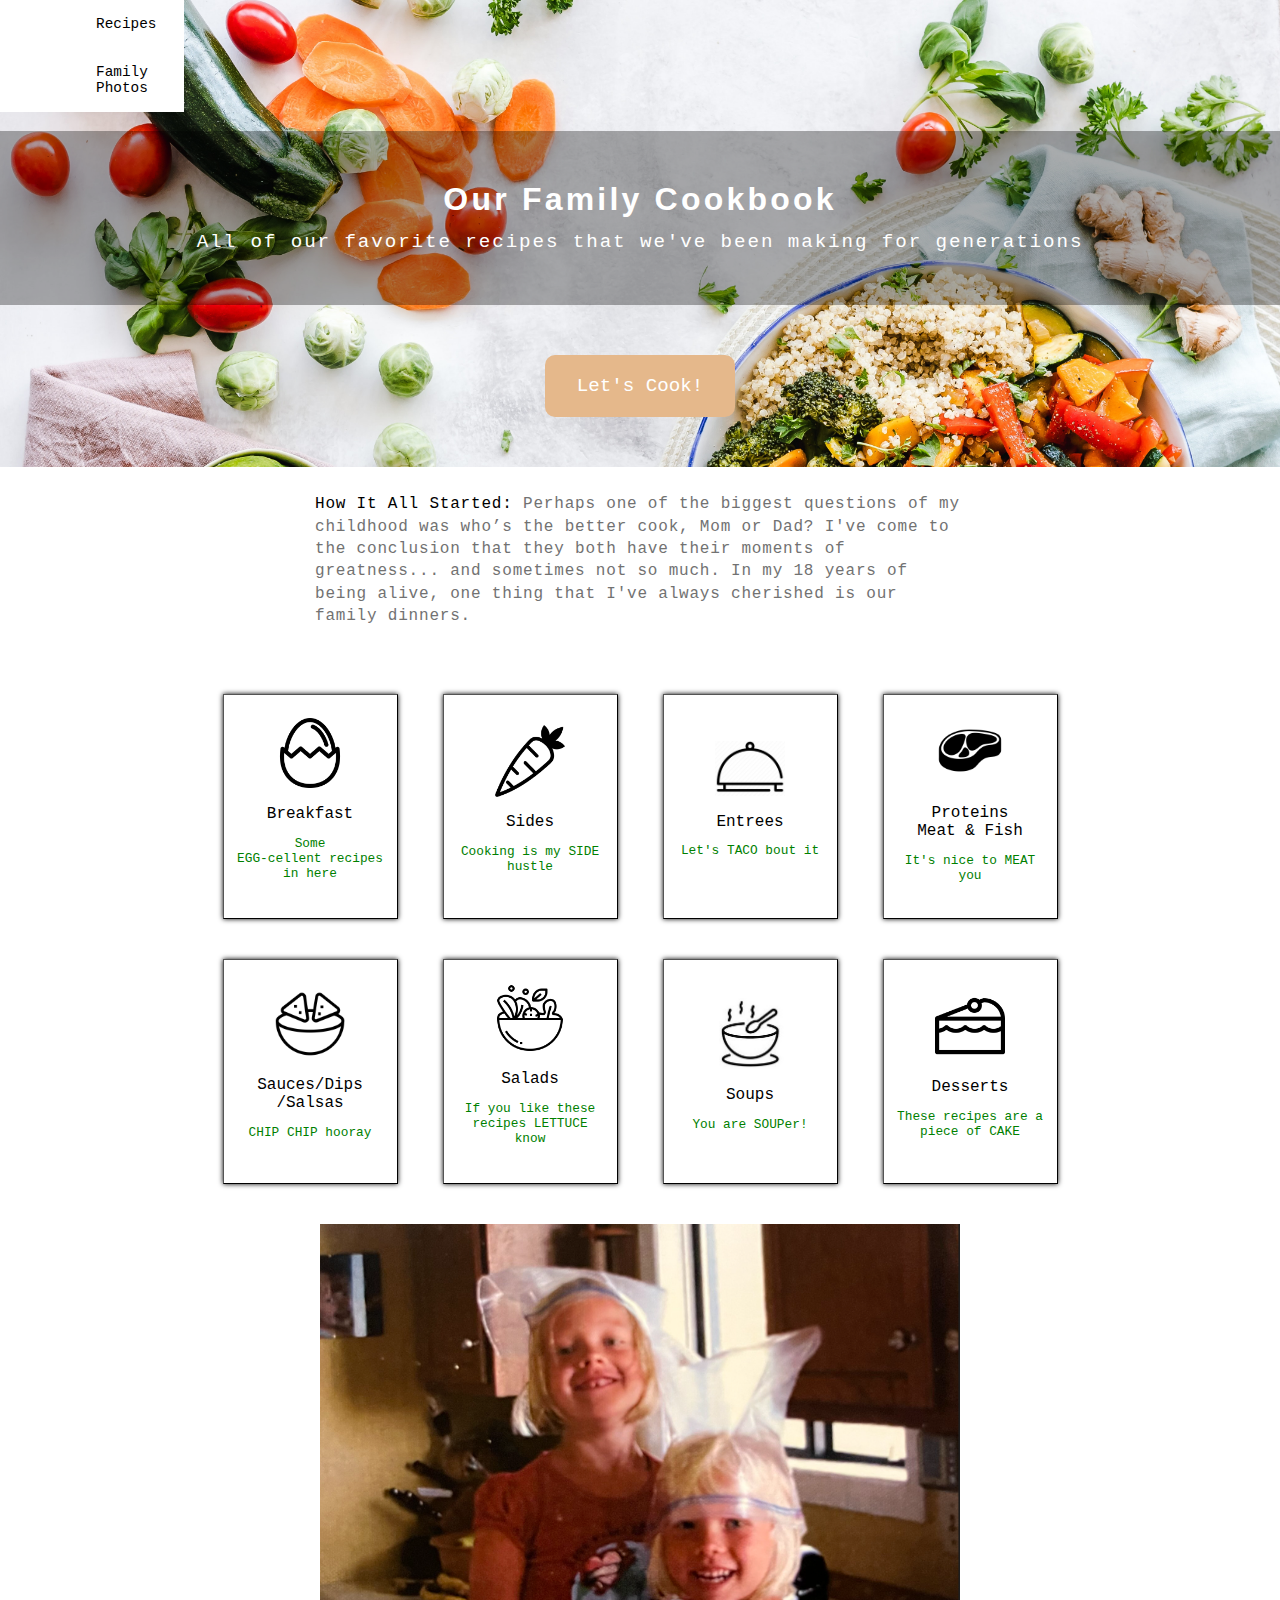
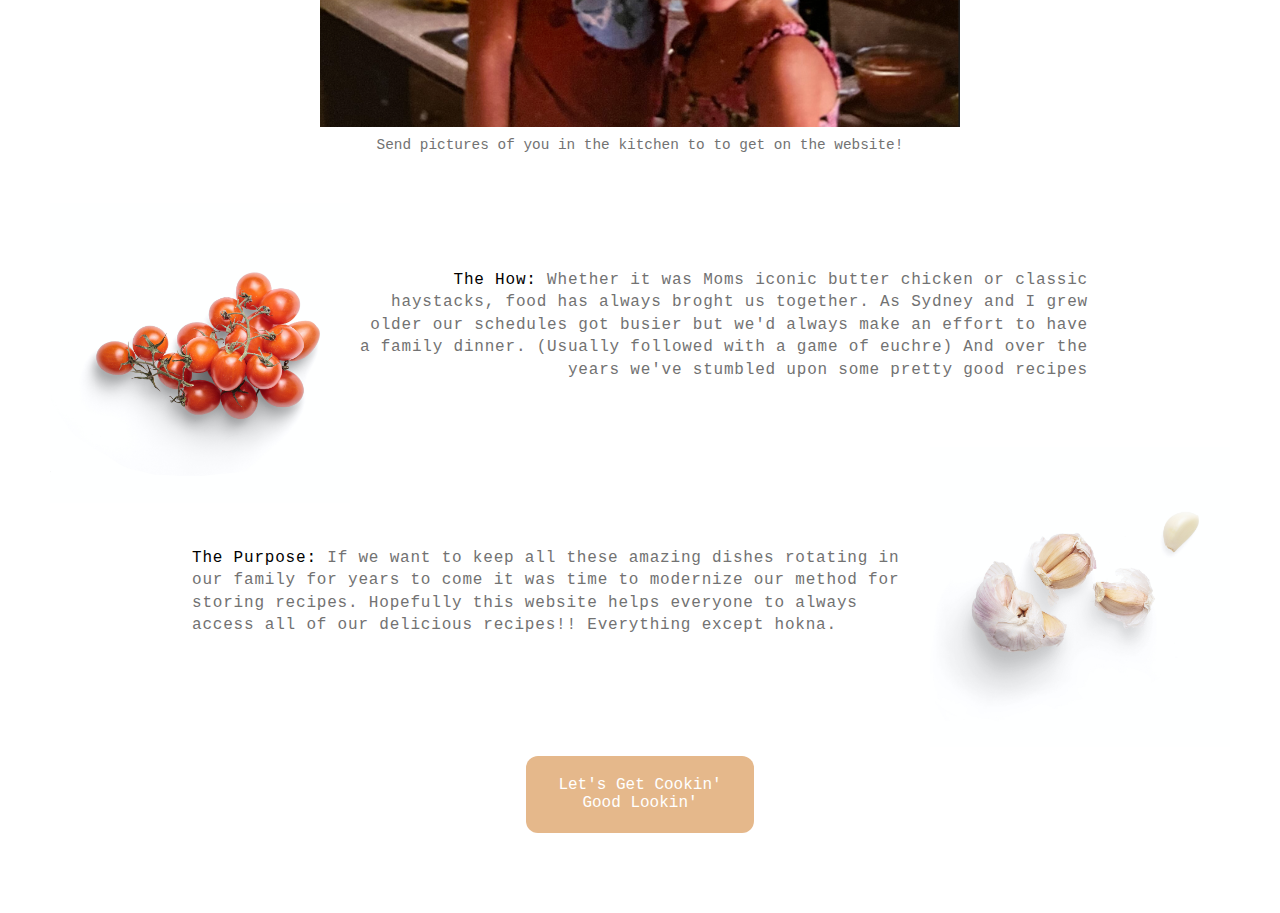
<file: index.html>
<!DOCTYPE html>
<html lang="en-US">
<head>
  <title>
    O'Connor Cookbook
  </title>
  <link rel="stylesheet" href="css/mystyle.css"/>
  <meta content="'width=device-width, initial-scale=1">
  <meta name="description" content="This website is made to help my family find recipes.">
 </head>
<body>


  <header>

    <nav class="dropdown">
      <button class="dropbtn">
        <img class="button-images" src="../images/whiteutensil.png" alt="utensil">
      </button>
      <div class="dropdown-content">
        <a href="recipehome.html">Recipes</a>
        <a href="familyphotos.html">Family Photos</a>
      </div>
    </nav>

    <h1>Our Family Cookbook <br><span class="header-paragraph">All of our favorite recipes that we've been making for generations</span></h1>


    <button class="header-button center" onclick=window.location.href="recipehome.html">Let's Cook!</button>

  </header>

<p class ="paragraph container-center"> 
    <span class="bold-words">How It All Started:</span> Perhaps one of the biggest questions of my childhood was who’s 
    the better cook, Mom or Dad? I've come to the conclusion that they
    both have their moments of greatness... and sometimes not so much. 
    In my 18 years of being alive, one thing that I've always cherished  is our family dinners. </p>
  
  <div class="flex-container">
    <button class="buttonstyle" onclick=window.location.href="Breakfast.html">
      <img class="button-images" src="../images/egg.png" alt="Egg">
      <p><span class="buttontitles">Breakfast</span></p>
      <p class="green-font">Some<br>EGG-cellent recipes in here</p>
    </button>

    <button class="buttonstyle" onclick=window.location.href="Sides.html">
      <img class="button-images" src="../images/carrot-vegetable-icon.webp" alt="Carrot">
      <p><span class="buttontitles">Sides</span></p>
      <p class="green-font">Cooking is my SIDE hustle</p>
    </button>

    <button class="buttonstyle" onclick=window.location.href="Entrees.html">
      <img class="button-images" src="../images/entree.jpeg" alt="Entree">
      <p><span class="buttontitles">Entrees</span></p>
      <p class="green-font">Let's TACO bout it</p>
    </button>

    <button class="buttonstyle" onclick=window.location.href="meat.html">
      <img class="button-images" src="../images/meatpicture.png" alt="Meat">
      <p><span class="buttontitles">Proteins<br>Meat & Fish</span></p>
      <p class="green-font">It's nice to MEAT you</p>
    </button>
  </div>

  <div class="flex-container">

    <button class="buttonstyle" onclick=window.location.href="Salsas.html">
      <img class="button-images" src="../images/salsa.png" alt="Salsa">
      <p><span class="buttontitles">Sauces/Dips<br>/Salsas</span></p>
      <p class="green-font">CHIP CHIP hooray</p>
    </button>

    <button class="buttonstyle" onclick=window.location.href="Salads.html">
      <img class="button-images" src="../images/salad.png" alt="Salad">
      <p><span class="buttontitles">Salads</span></p>
      <p class="green-font">If you like these recipes LETTUCE know</p>
    </button>

    <button class="buttonstyle" onclick=window.location.href="soups.html">
      <img class="button-images" src="../images/goodsoup.jpg" alt="Soup">
      <p><span class="buttontitles">Soups</span></p>
      <p class="green-font">You are SOUPer!</p>
    </button>

    <button class="buttonstyle" onclick=window.location.href="desserts.html">
      <img class="button-images" src="../images/cakkeee.png" alt="Dessert">
      <p><span class="buttontitles">Desserts</span></p>
      <p class="green-font">These recipes are a piece of CAKE</p>
    </button>
  </div>

  <img src="../images/familyphoto.jpg" alt="familyphoto1" class="familyphotos">

    <p class ="centered-paragraph container-center">
      Send pictures of you in the kitchen to <a href="mailto: @mtmollyoconnor@gmail.com"></a>
      to get on the website!
    </p>


    <img src="../images/tommato.jpg" alt="tomatos" class="tomato-image">
   
    <p class="second-paragraph container-right">   
      <span class="bold-words">The How:</span> Whether it was Moms iconic butter 
      chicken or classic haystacks, food has
      always broght us together. As Sydney and 
      I grew older our schedules got busier but we'd always make an effort to have a 
      family dinner.  (Usually followed with a game of euchre) And over the years we've stumbled upon some 
      pretty good recipes
    </p>

    <img src="../images/garlic.jpg" alt="garlic" class="garlic-image">

    <p class="second-paragraph container-left">   
      <span class="bold-words">The Purpose:</span> If we want to keep all these amazing dishes rotating in our family for 
      years to come it was time to modernize our method for storing recipes. 
      Hopefully this website helps everyone to always access all of our delicious 
      recipes!! Everything except hokna.
    </p>


</body>
<footer>
  <button class="footerbutton center" onclick=window.location.href='recipehome.html'>Let's Get Cookin'<br> Good Lookin'</button>
</footer>
</html>
</file>
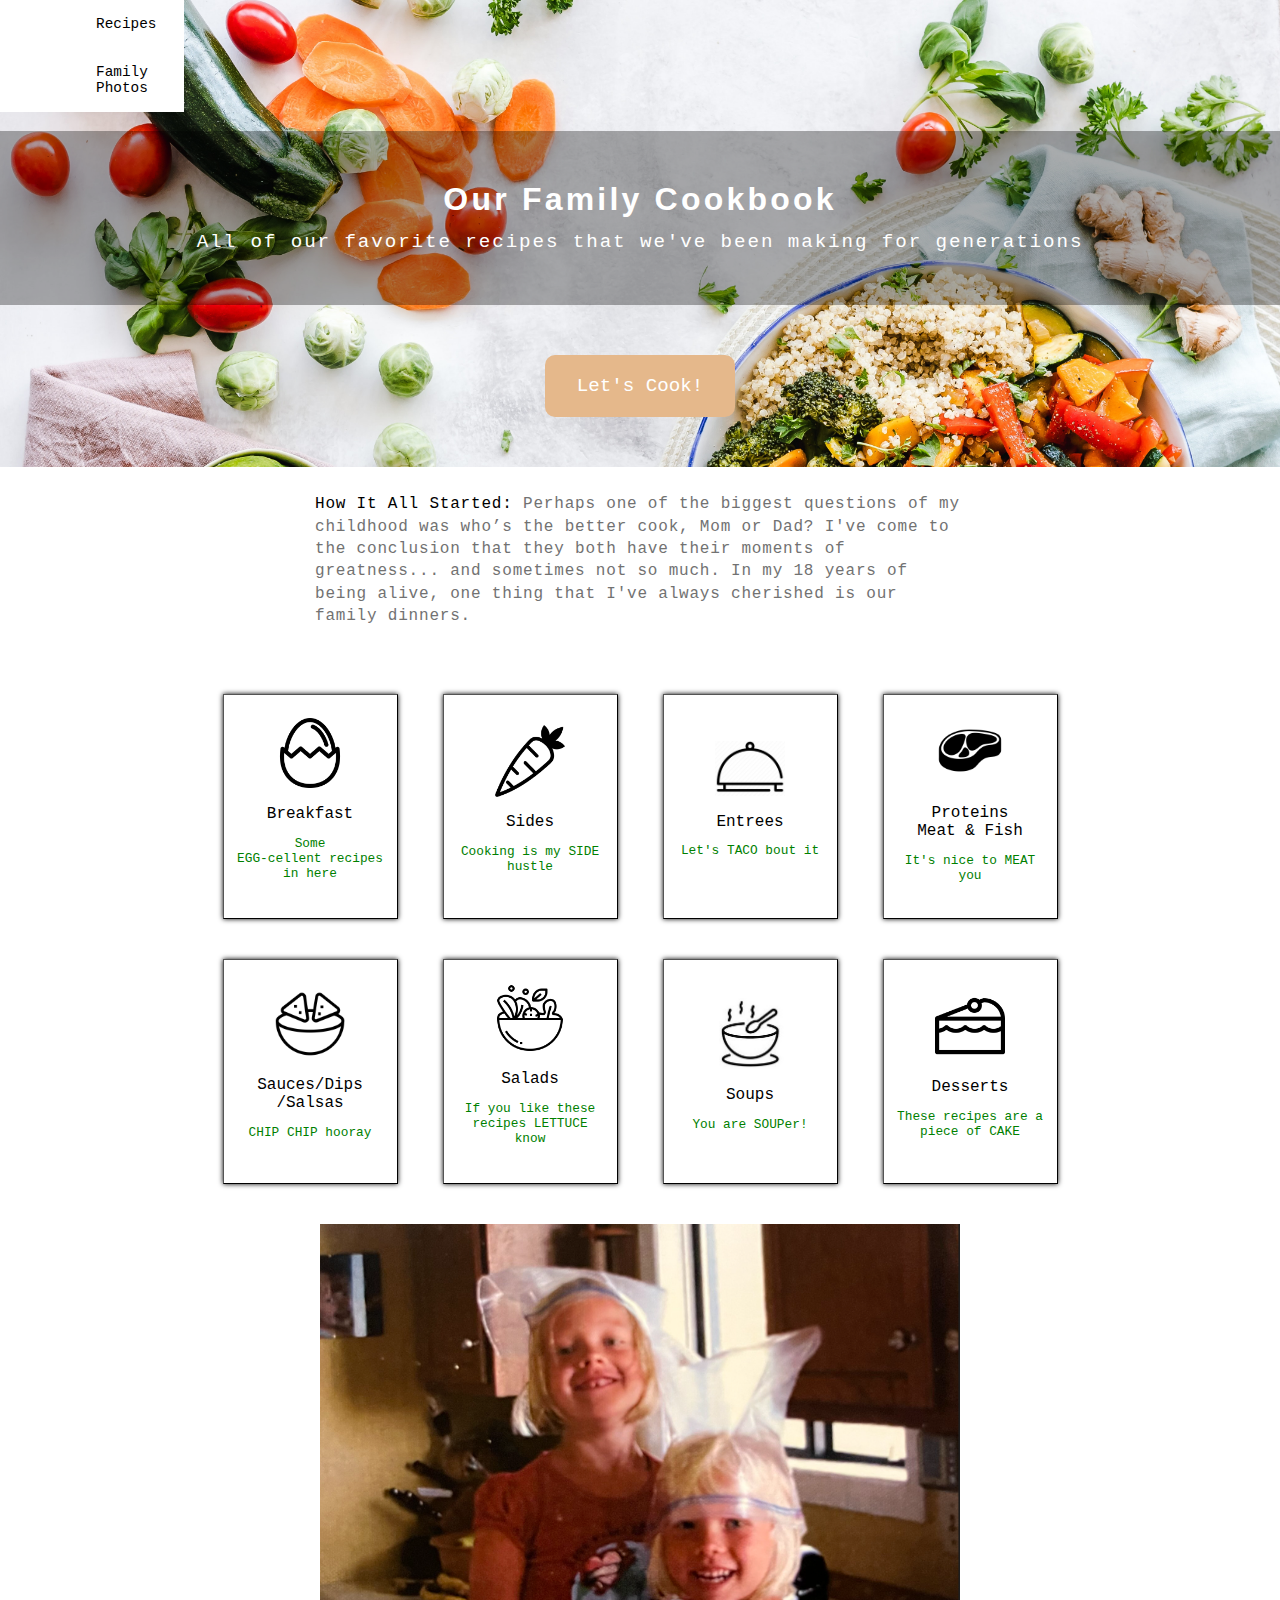
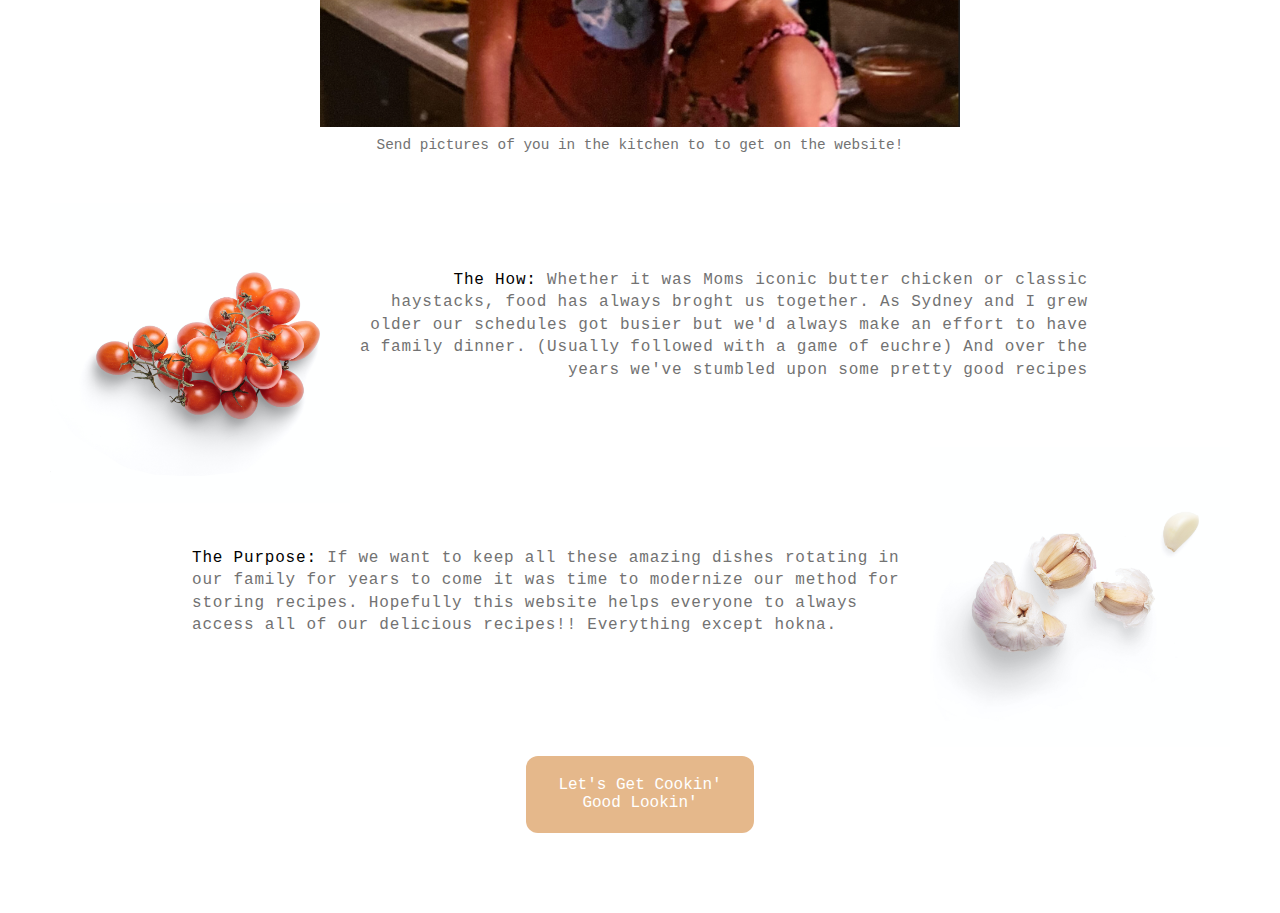
<file: html/index.html>
<!DOCTYPE html>
<html lang="en-US">
<head>
  <title>
    O'Connor Cookbook
  </title>
  <link rel="stylesheet" href="../css/mystyle.css"/>
  <meta content="'width=device-width, initial-scale=1">
  <meta name="description" content="This website is made to help my family find recipes.">
 </head>
<body>


  <header>

    <nav class="dropdown">
      <button class="dropbtn">
        <img class="button-images" src="../images/whiteutensil.png" alt="utensil">
      </button>
      <div class="dropdown-content">
        <a href="recipehome.html">Recipes</a>
        <a href="familyphotos.html">Family Photos</a>
      </div>
    </nav>

    <h1>Our Family Cookbook <br><span class="header-paragraph">All of our favorite recipes that we've been making for generations</span></h1>


    <button class="header-button center" onclick=window.location.href="recipehome.html">Let's Cook!</button>

  </header>

<p class ="paragraph container-center"> 
    <span class="bold-words">How It All Started:</span> Perhaps one of the biggest questions of my childhood was who’s 
    the better cook, Mom or Dad? I've come to the conclusion that they
    both have their moments of greatness... and sometimes not so much. 
    In my 18 years of being alive, one thing that I've always cherished  is our family dinners. </p>
  
  <div class="flex-container">
    <button class="buttonstyle" onclick=window.location.href="Breakfast.html">
      <img class="button-images" src="../images/egg.png" alt="Egg">
      <p><span class="buttontitles">Breakfast</span></p>
      <p class="green-font">Some<br>EGG-cellent recipes in here</p>
    </button>

    <button class="buttonstyle" onclick=window.location.href="Sides.html">
      <img class="button-images" src="../images/carrot-vegetable-icon.webp" alt="Carrot">
      <p><span class="buttontitles">Sides</span></p>
      <p class="green-font">Cooking is my SIDE hustle</p>
    </button>

    <button class="buttonstyle" onclick=window.location.href="Entrees.html">
      <img class="button-images" src="../images/entree.jpeg" alt="Entree">
      <p><span class="buttontitles">Entrees</span></p>
      <p class="green-font">Let's TACO bout it</p>
    </button>

    <button class="buttonstyle" onclick=window.location.href="meat.html">
      <img class="button-images" src="../images/meatpicture.png" alt="Meat">
      <p><span class="buttontitles">Proteins<br>Meat & Fish</span></p>
      <p class="green-font">It's nice to MEAT you</p>
    </button>
  </div>

  <div class="flex-container">

    <button class="buttonstyle" onclick=window.location.href="Salsas.html">
      <img class="button-images" src="../images/salsa.png" alt="Salsa">
      <p><span class="buttontitles">Sauces/Dips<br>/Salsas</span></p>
      <p class="green-font">CHIP CHIP hooray</p>
    </button>

    <button class="buttonstyle" onclick=window.location.href="Salads.html">
      <img class="button-images" src="../images/salad.png" alt="Salad">
      <p><span class="buttontitles">Salads</span></p>
      <p class="green-font">If you like these recipes LETTUCE know</p>
    </button>

    <button class="buttonstyle" onclick=window.location.href="soups.html">
      <img class="button-images" src="../images/goodsoup.jpg" alt="Soup">
      <p><span class="buttontitles">Soups</span></p>
      <p class="green-font">You are SOUPer!</p>
    </button>

    <button class="buttonstyle" onclick=window.location.href="desserts.html">
      <img class="button-images" src="../images/cakkeee.png" alt="Dessert">
      <p><span class="buttontitles">Desserts</span></p>
      <p class="green-font">These recipes are a piece of CAKE</p>
    </button>
  </div>

  <img src="../images/familyphoto.jpg" alt="familyphoto1" class="familyphotos">

    <p class ="centered-paragraph container-center">
      Send pictures of you in the kitchen to <a href="mailto: @mtmollyoconnor@gmail.com"></a>
      to get on the website!
    </p>


    <img src="../images/tommato.jpg" alt="tomatos" class="tomato-image">
   
    <p class="second-paragraph container-right">   
      <span class="bold-words">The How:</span> Whether it was Moms iconic butter 
      chicken or classic haystacks, food has
      always broght us together. As Sydney and 
      I grew older our schedules got busier but we'd always make an effort to have a 
      family dinner.  (Usually followed with a game of euchre) And over the years we've stumbled upon some 
      pretty good recipes
    </p>

    <img src="../images/garlic.jpg" alt="garlic" class="garlic-image">

    <p class="second-paragraph container-left">   
      <span class="bold-words">The Purpose:</span> If we want to keep all these amazing dishes rotating in our family for 
      years to come it was time to modernize our method for storing recipes. 
      Hopefully this website helps everyone to always access all of our delicious 
      recipes!! Everything except hokna.
    </p>


</body>
<footer>
  <button class="footerbutton center" onclick=window.location.href='recipehome.html'>Let's Get Cookin'<br> Good Lookin'</button>
</footer>
</html>
</file>
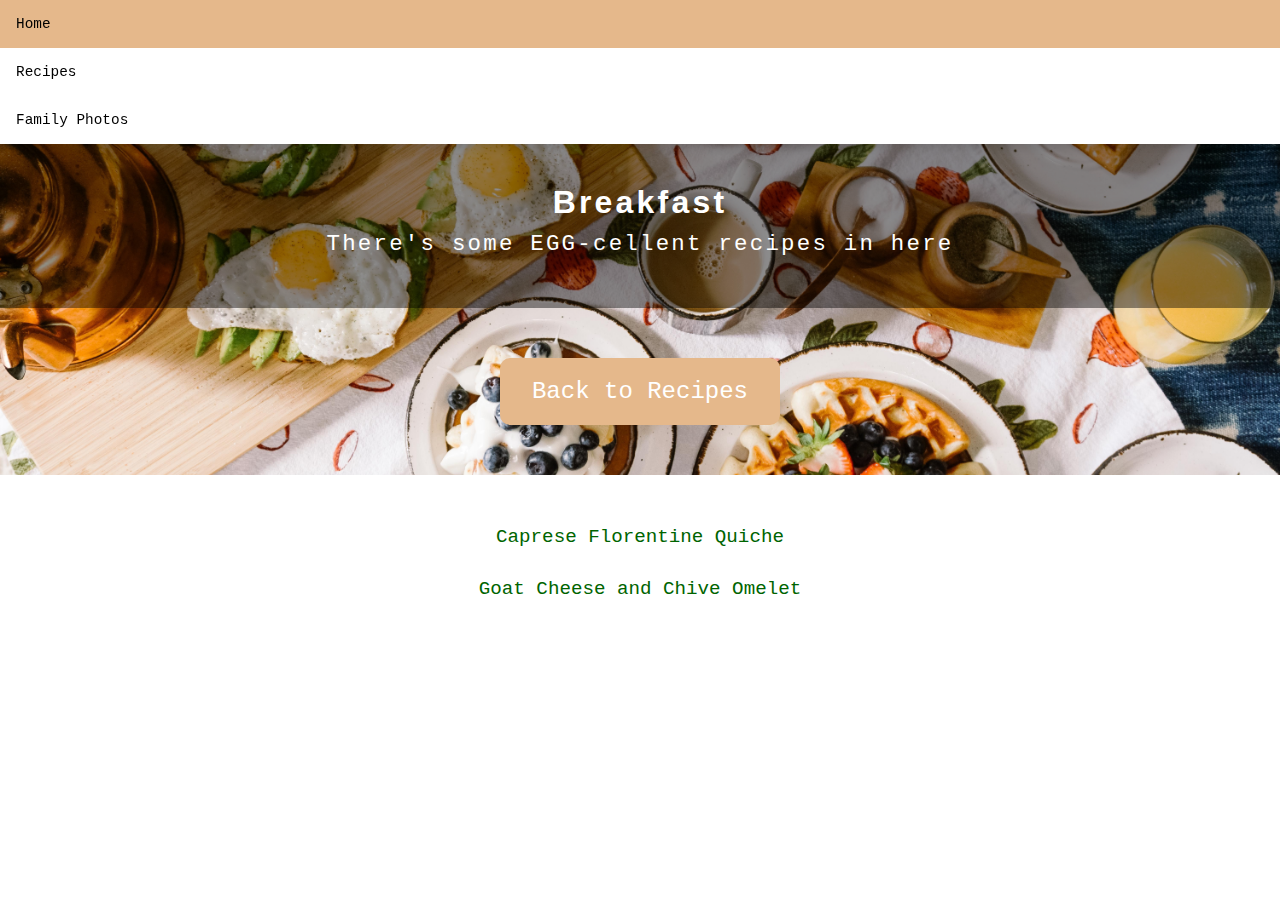
<file: html/Breakfast.html>
<!DOCTYPE html>
<html lang="en-US">
<link rel="stylesheet" href="../css/stylesheet2.css"/>
<head>
</head>
<body>
<header class="breakfast-header">
    <nav class="dropdown">
        <button class="dropbtn">
          <img src="../images/utensils.png" alt="utensil" width="75px" height="auto">
        </button>
        <div class="dropdown-content">
          <a href="../index.html">Home</a>
          <a href="recipehome.html">Recipes</a>
          <a href="familyphotos.html">Family Photos</a>
        </div>
      </nav>

<h1>Breakfast<br><span class="header-paragraph">There's some EGG-cellent recipes in here</span></h1>

<button class="header-button center" onclick=window.location.href="recipehome.html">Back to Recipes</button>
</header>
<main>
    <body>
    <br>
    <br>
    <div class="vertical-menu contianer-center">
        <a href="../Breakfast/Caprese_Florentine_Quiche.jpg">Caprese Florentine Quiche</a>
        <a href="../Breakfast/goat_cheese_and_chive_omelet.jpg">Goat Cheese and Chive Omelet</a>
    </div>
    <br>
    <br>

    </body>
</main>
</body>
</html>
</file>
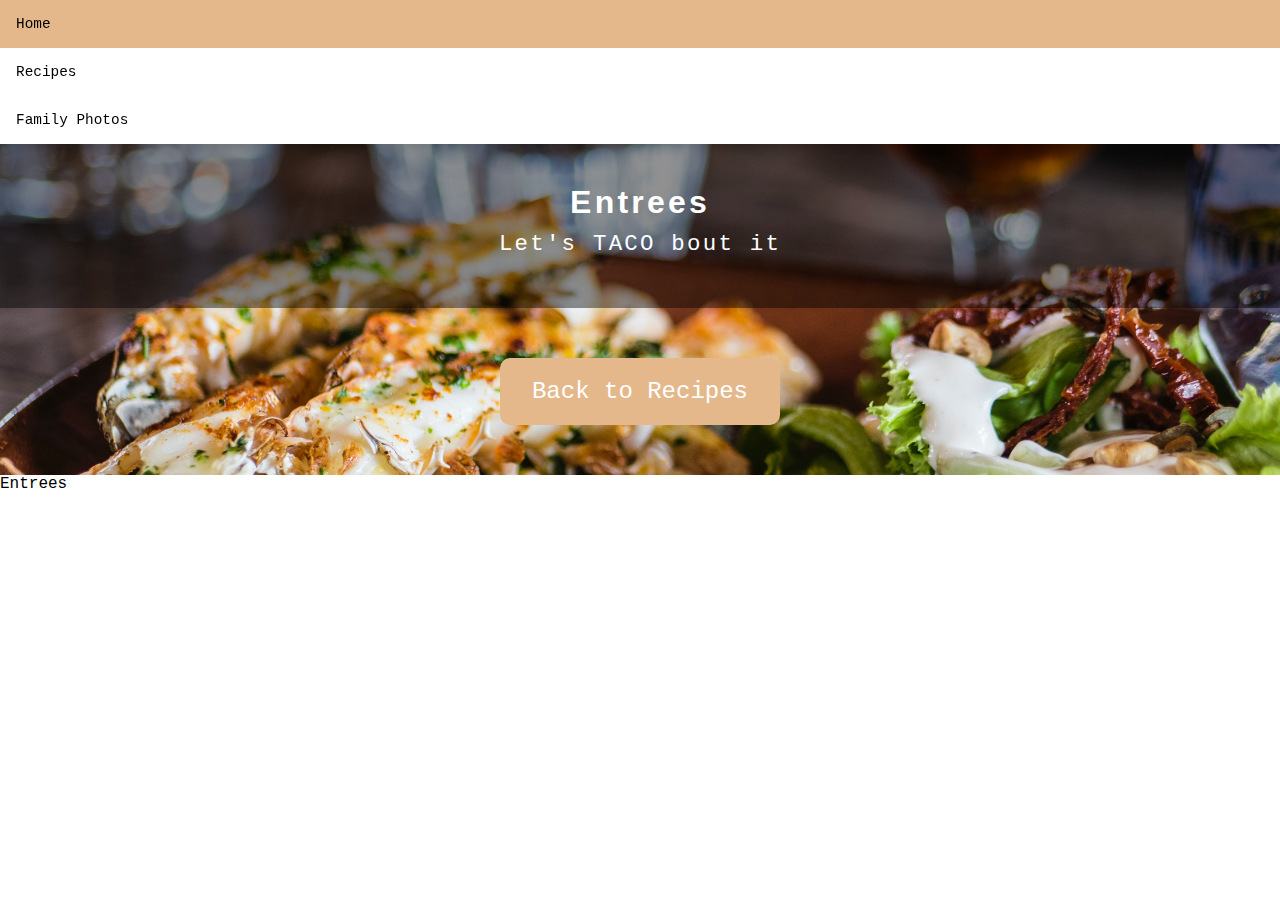
<file: html/Entrees.html>
<!DOCTYPE html>
<html lang="en-US">
<link rel="stylesheet" href="../css/stylesheet2.css"/>
<head>
</head>
<body>
<header class="entree-header">
    <div class="dropdown">
        <button class="dropbtn">
          <img src="../images/whiteutensil.png" alt="utensil" width="75px" height="auto">
        </button>
        <div class="dropdown-content">
          <a href="index.html">Home</a>
          <a href="recipehome.html">Recipes</a>
          <a href="familyphotos.html">Family Photos</a>
        </div>
      </div>
<h1>Entrees<br><span class="header-paragraph">Let's TACO bout it</span></h1>

<button class="header-button center" onclick=window.location.href="recipehome.html">Back to Recipes</button>
</header>
Entrees
</body>
</html>
</file>
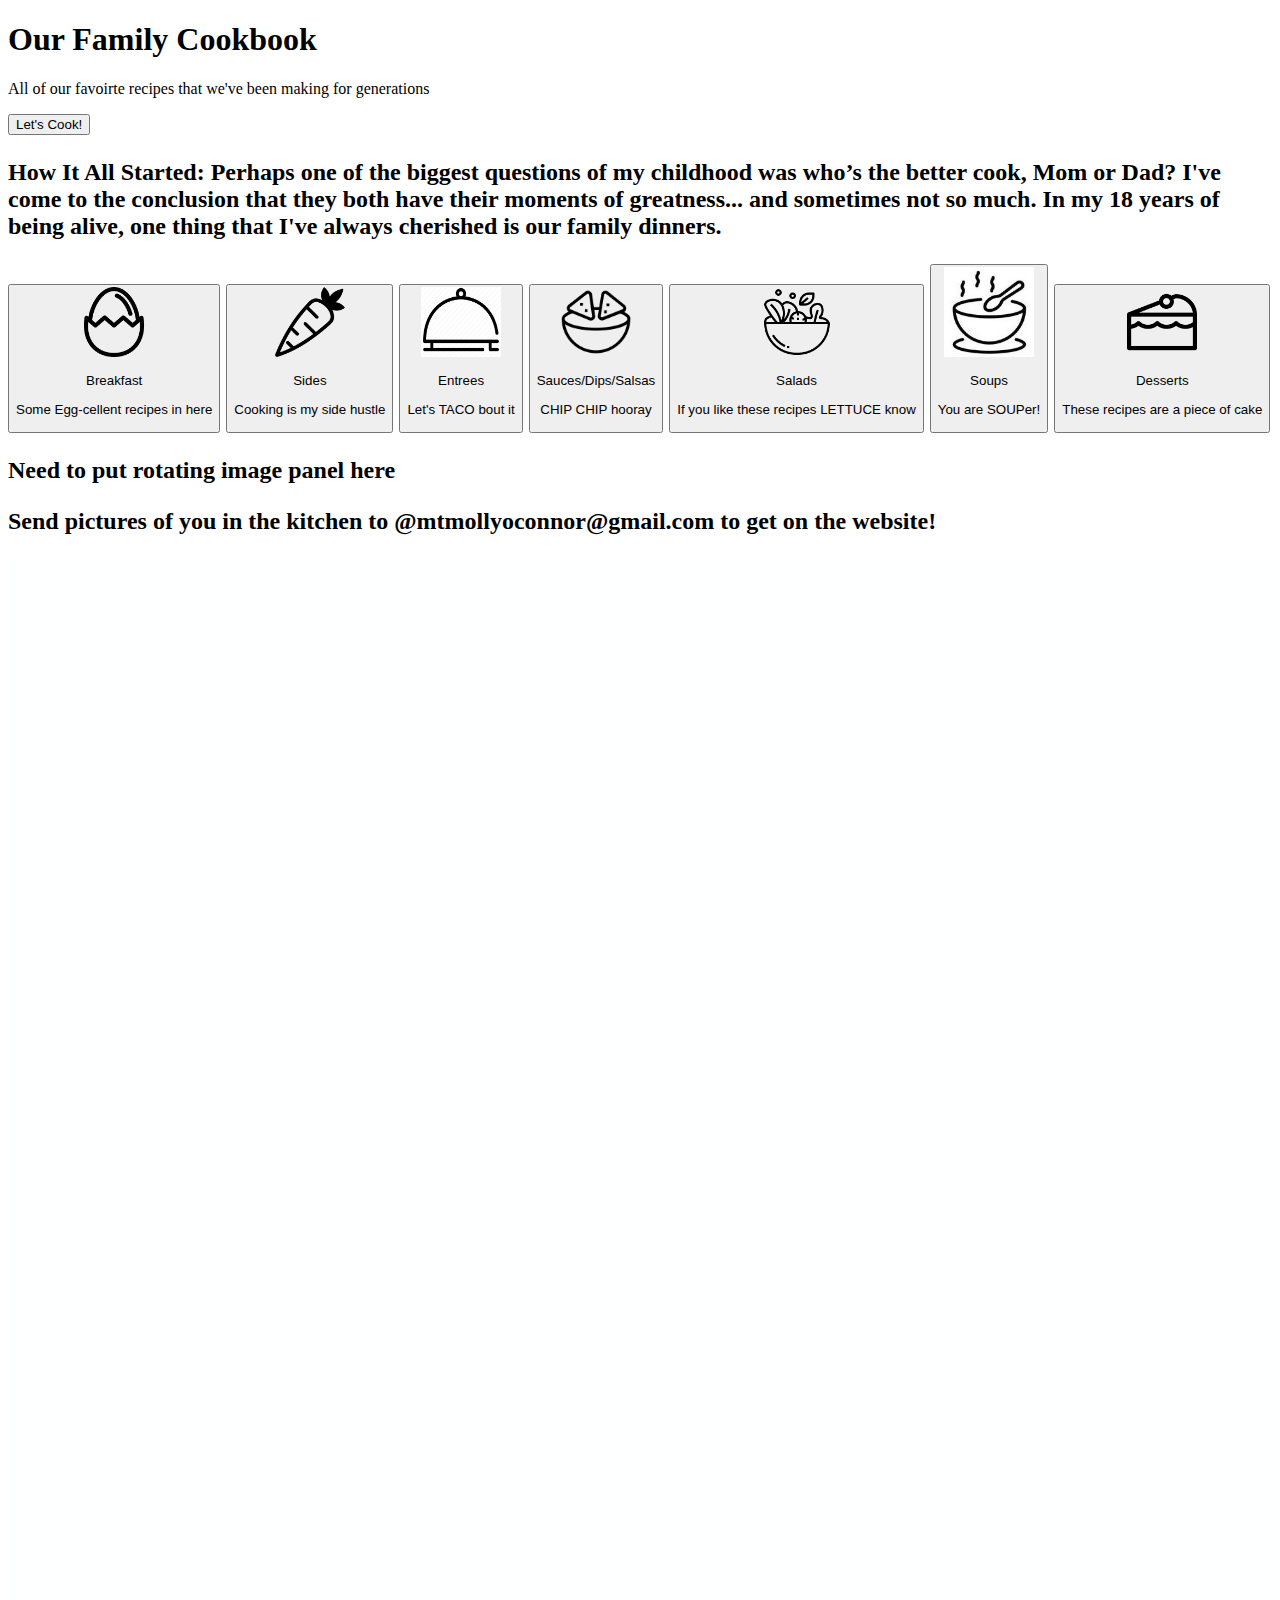
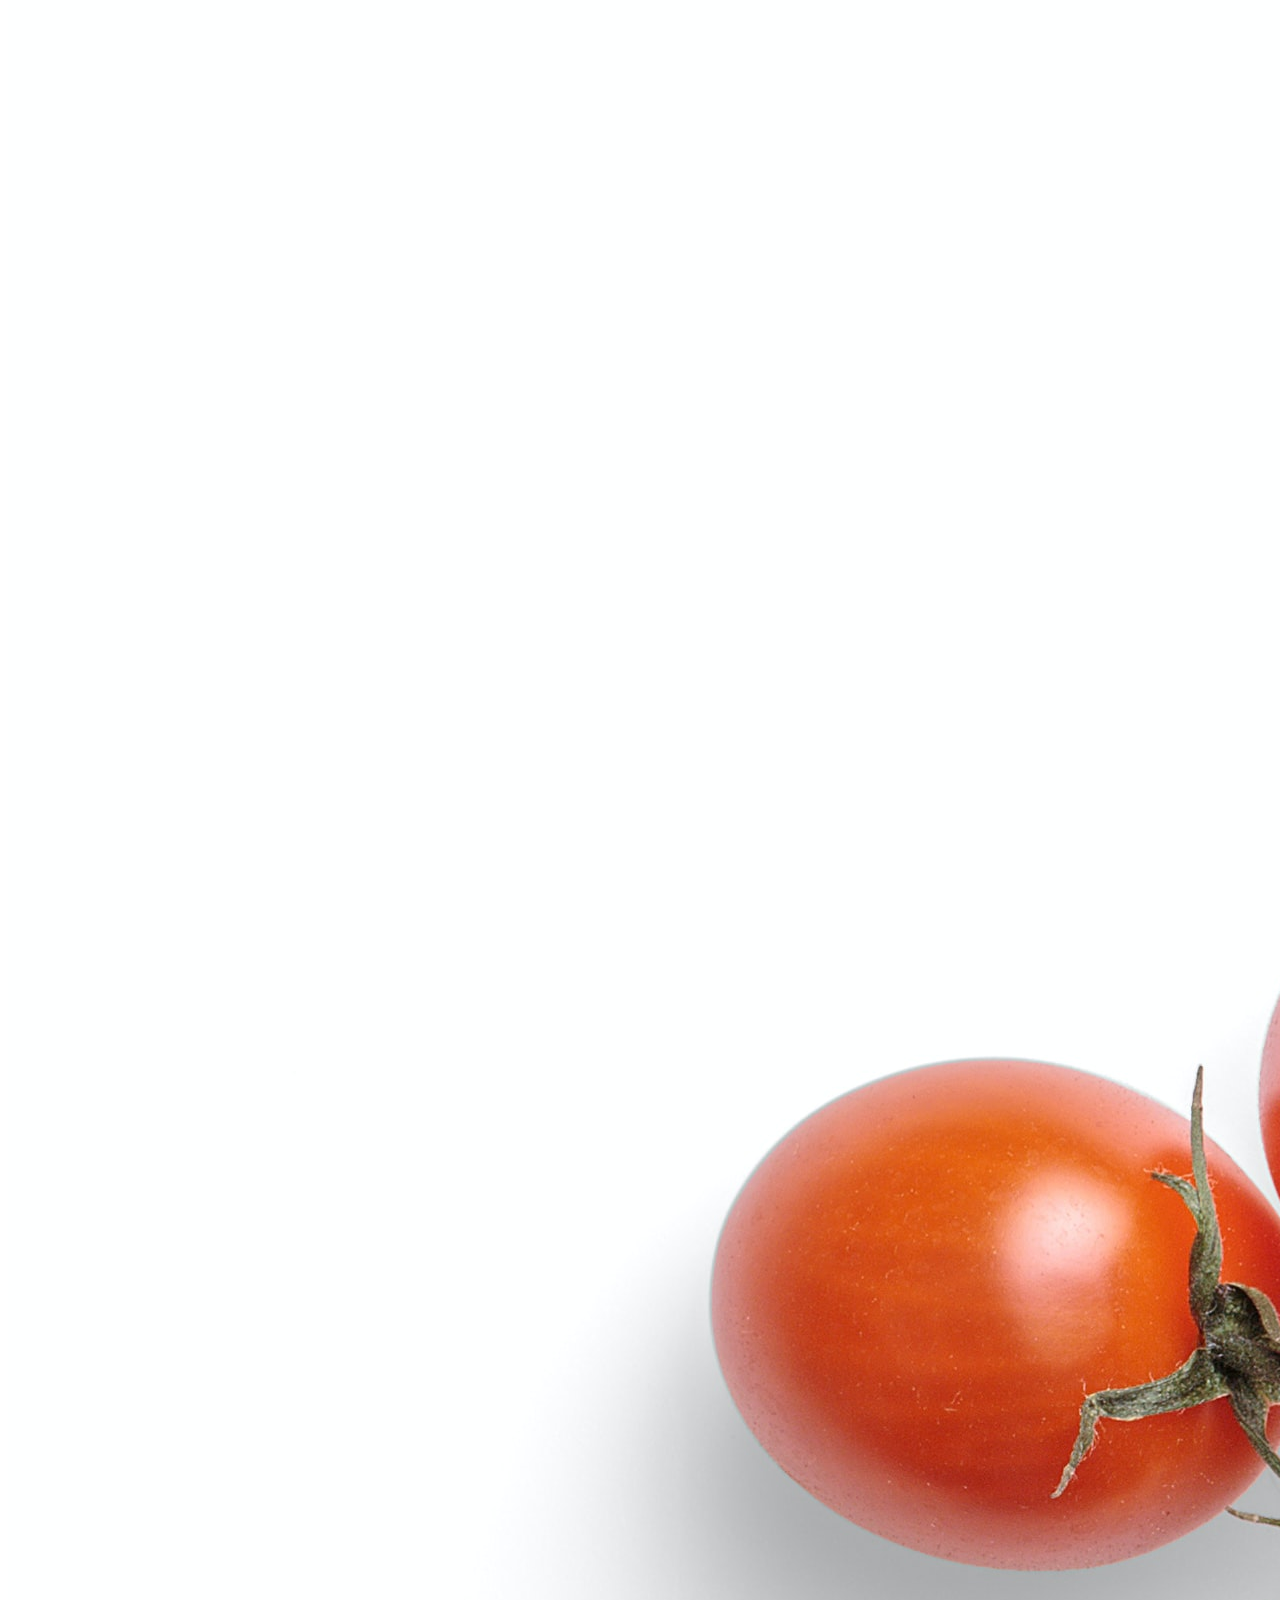
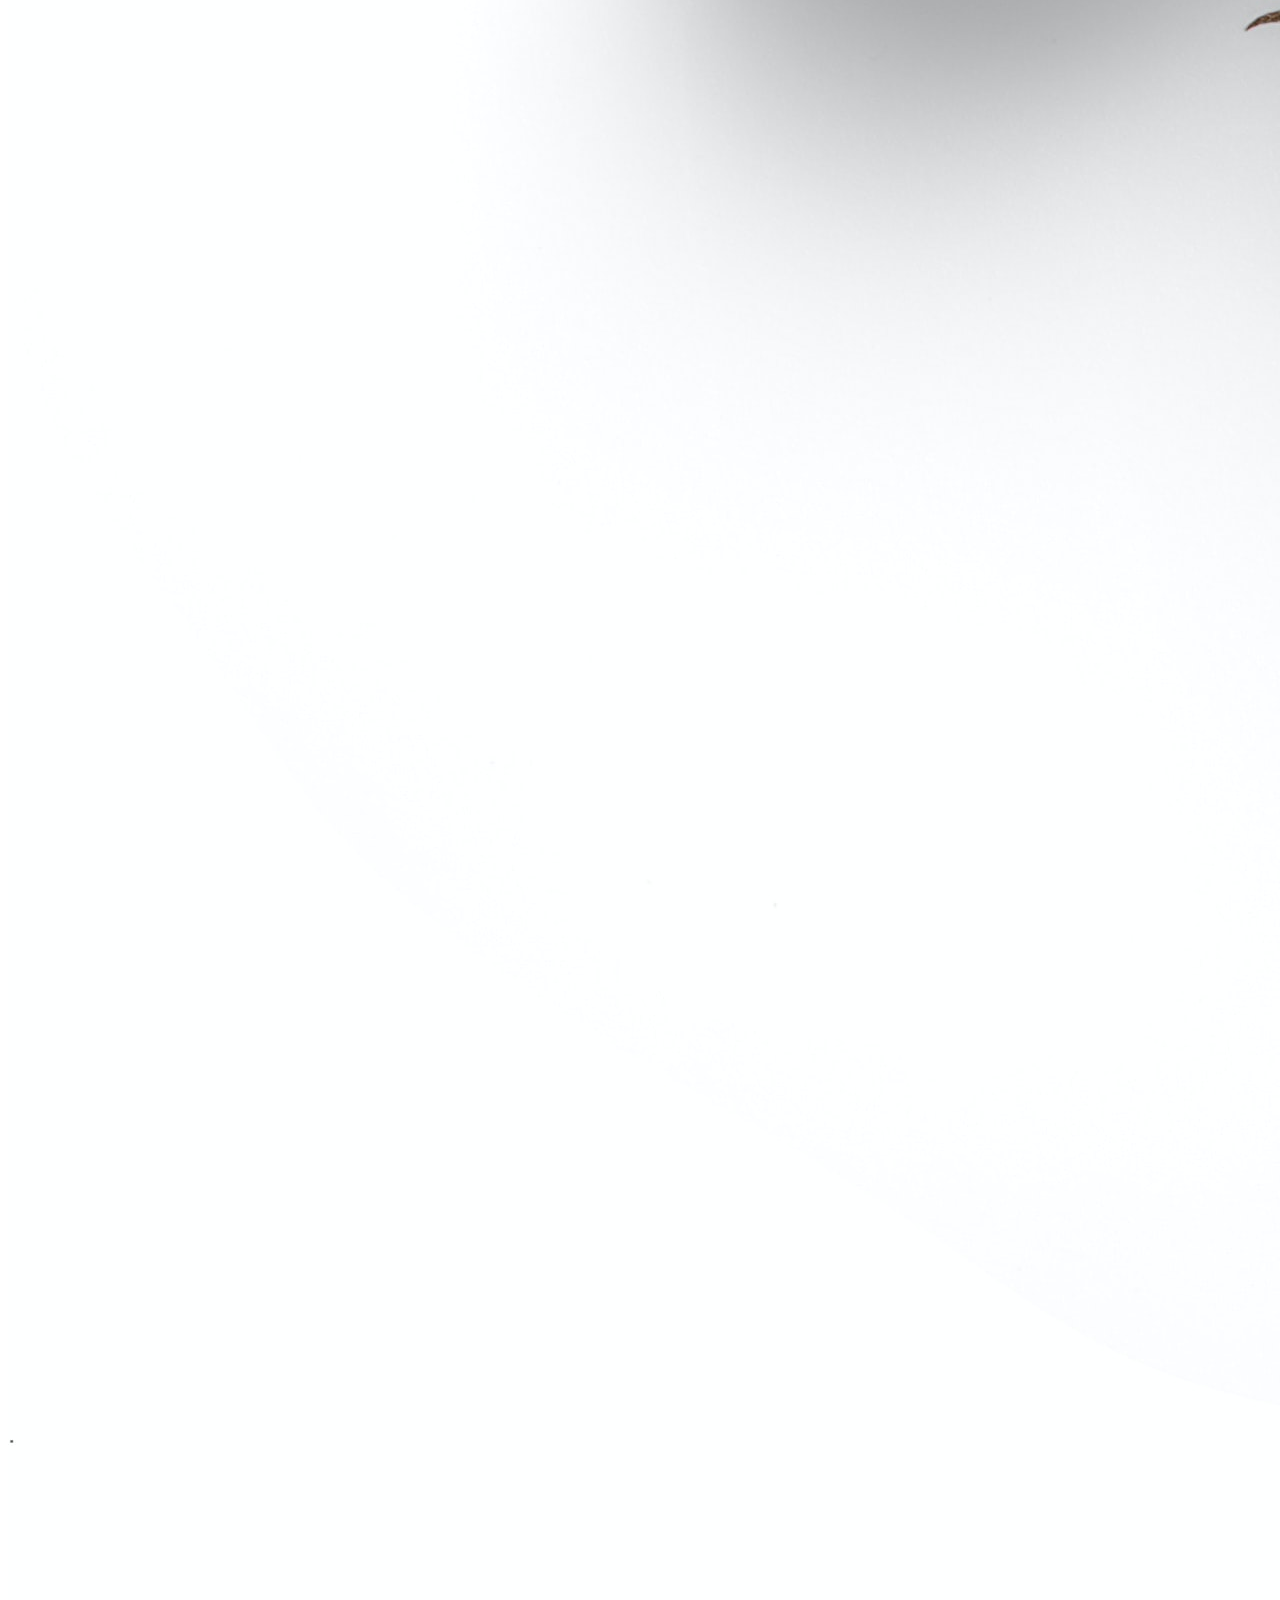
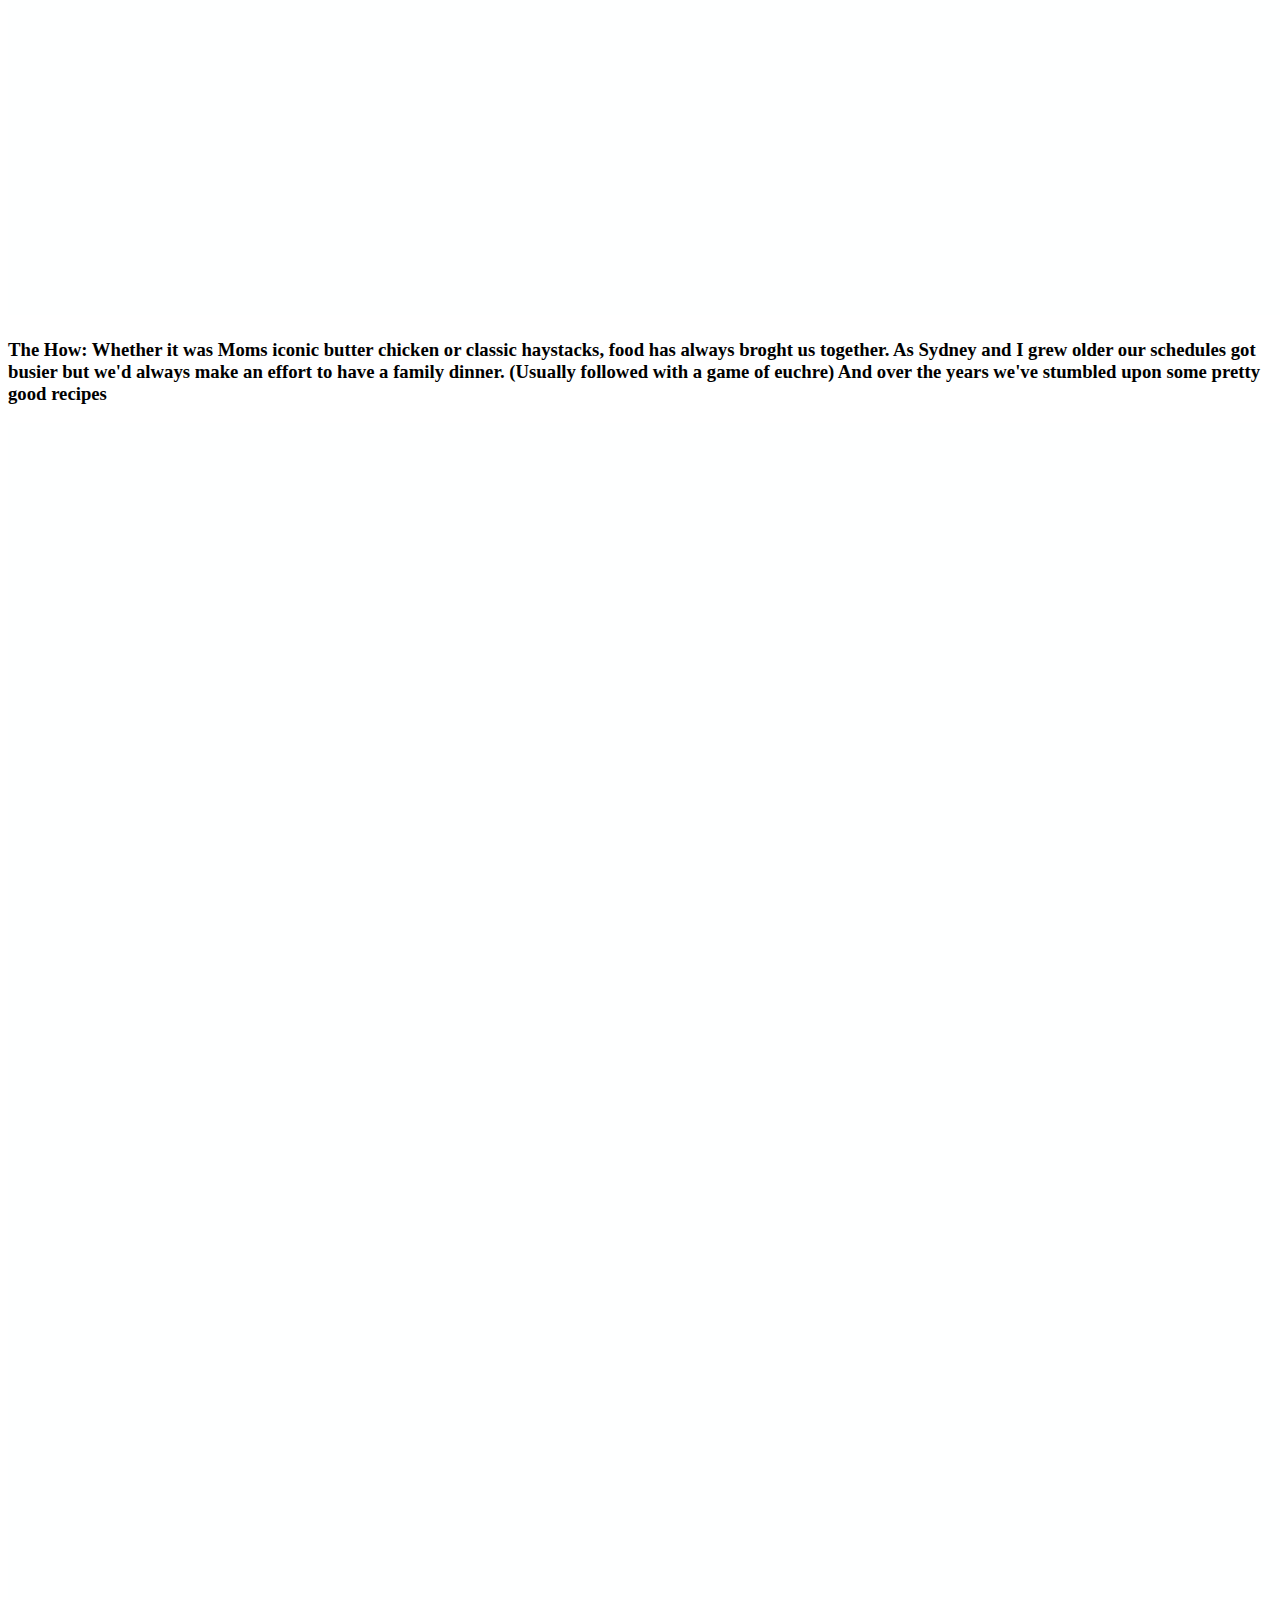
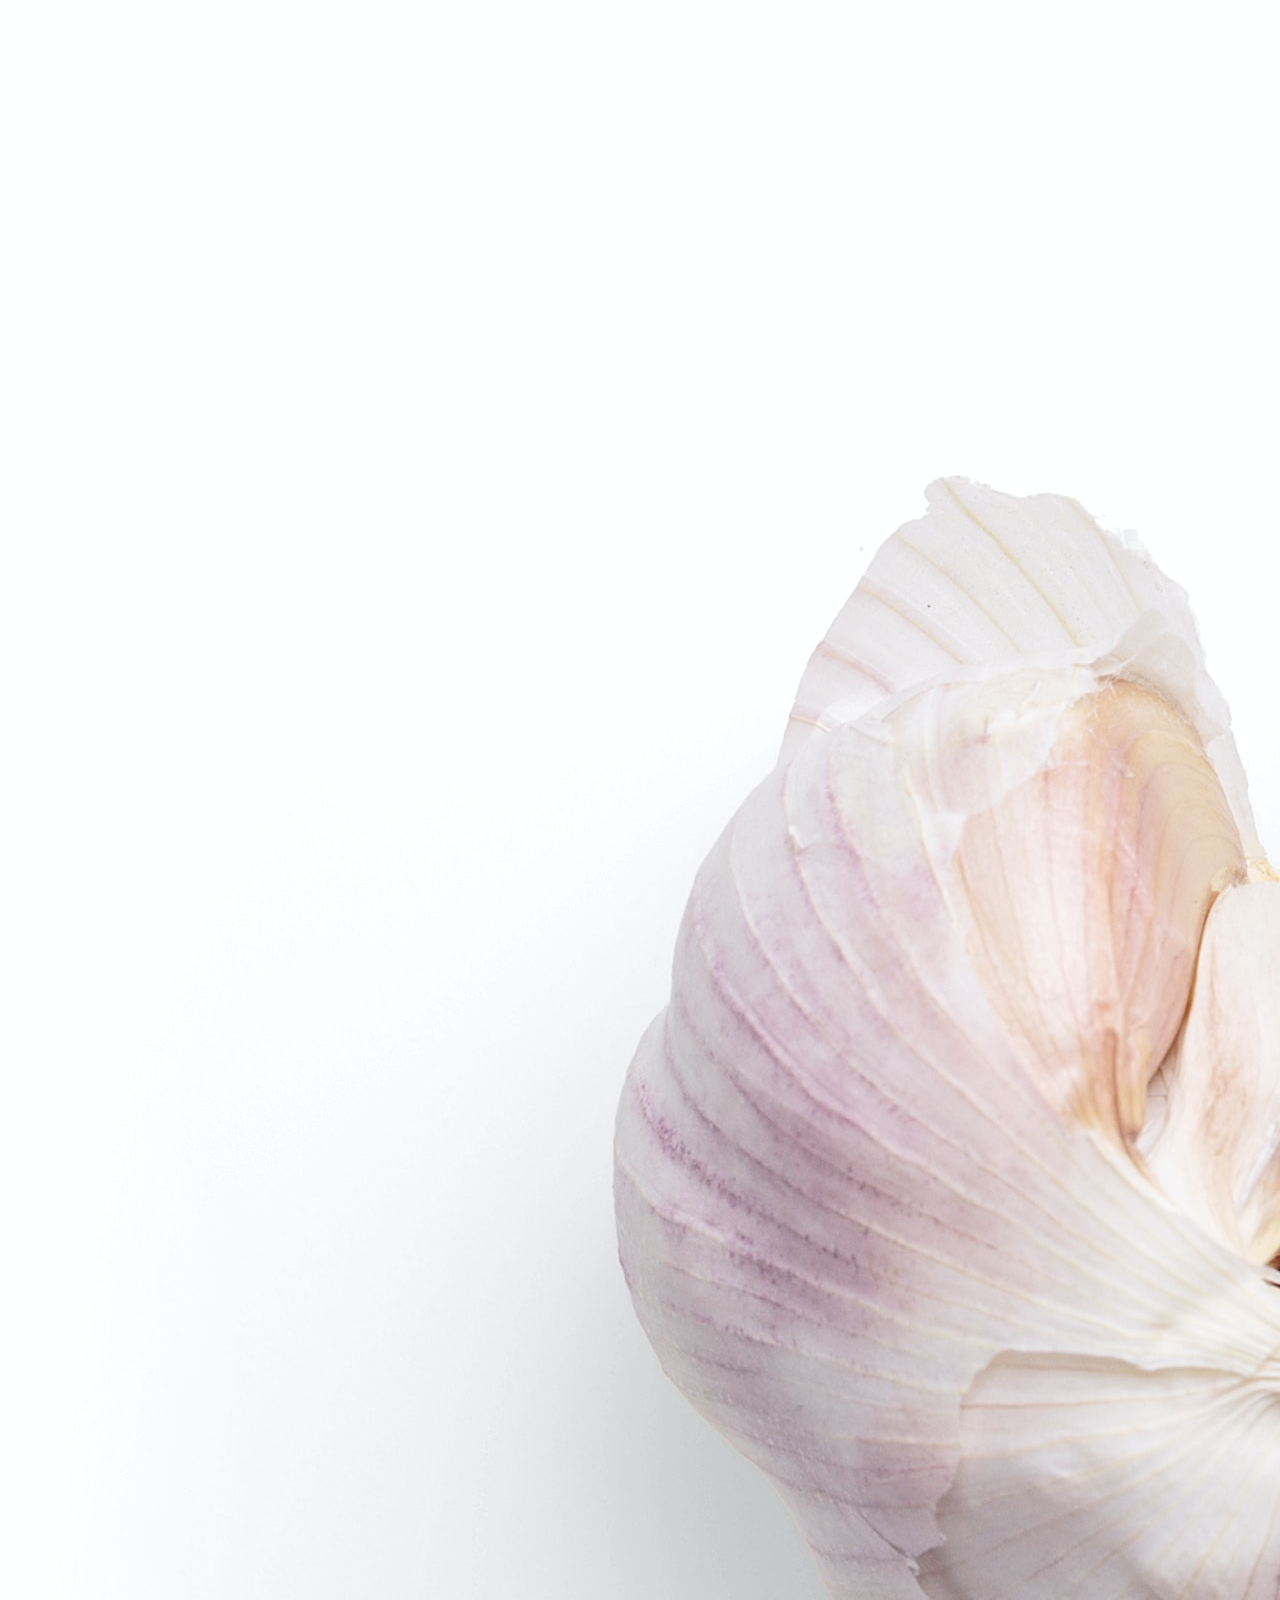
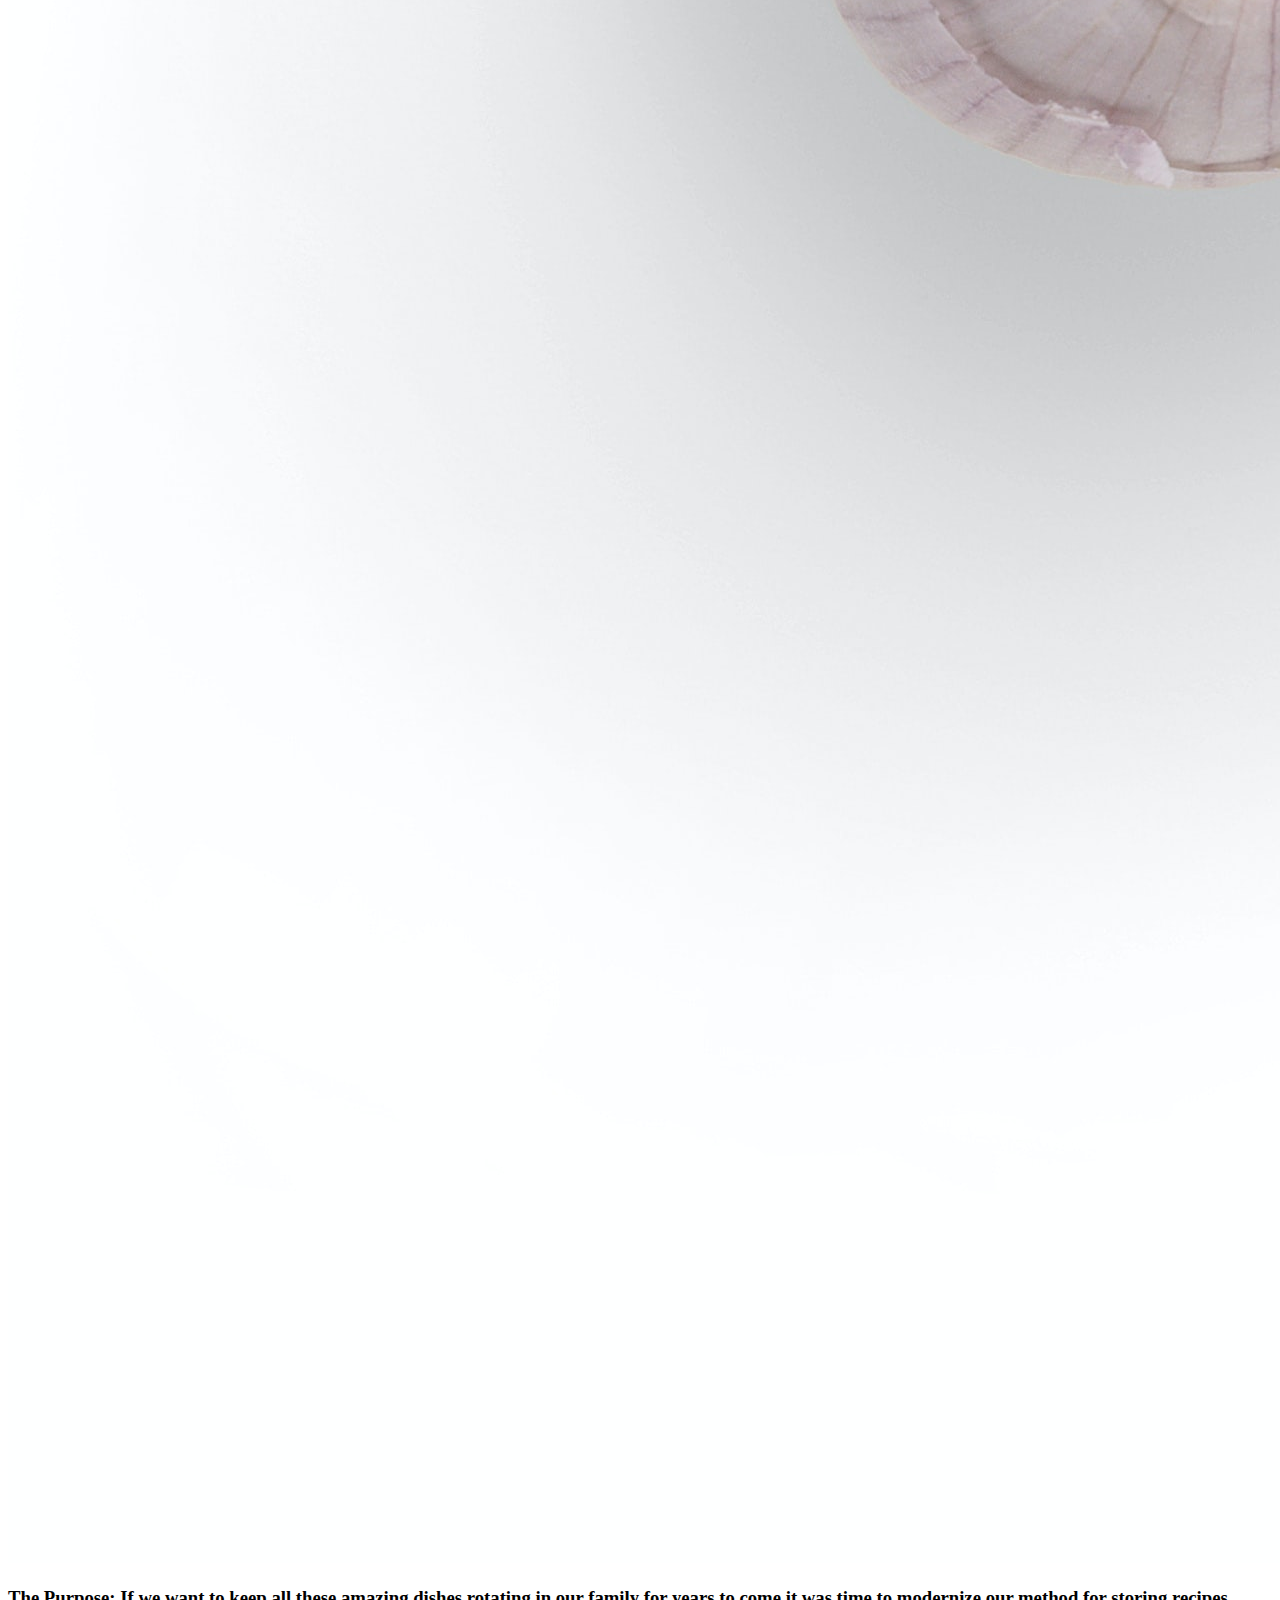
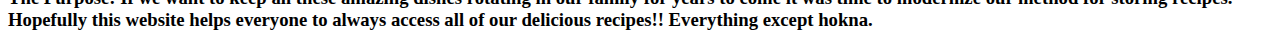
<file: html/original.html>
<!DOCTYPE html>
<html lang="en-US">
 <head>
  <title>
    O'Connor Cookbook
  </title>
 </head>
<body>
  <header class="main-header">
    <h1> Our Family Cookbook </h1>
    <p class="header-paragraph">
      All of our favoirte recipes that we've been making
      for generations
    </p>

    <button class="header-button center">Let's Cook!</button>

  </header>

  <h2>
    <p class ="paragraph container-center"> 
      <span class="bold-words">How It All Started:</span> Perhaps one of the biggest questions of my childhood was who’s 
      the better cook, Mom or Dad? I've come to the conclusion that they
      both have their moments of greatness... and sometimes not so much. 
      In my 18 years of being alive, one thing that I've always cherished  is our family dinners. 
    </p>

    <button class="buttonstyle" onclick="window.location.href='Breakfast.html';">
      <img src="../images/egg.png" alt="Egg" width="70px" height="70px">
      <p>Breakfast</p>
      <p>Some Egg-cellent recipes in here</p>
    </button>

    <button class="buttonstyle" onclick="window.location.href='Breakfast.html';">
      <img src="../images/carrot-vegetable-icon.webp" alt="Carrot" width="70px" height="70px">
      <p>Sides</p>
      <p>Cooking is my side hustle</p>
    </button>

    <button class="buttonstyle" onclick="window.location.href='Breakfast.html';">
      <img src="../images/entree.jpeg" alt="Entree" width="80px" height="70px">
      <p>Entrees</p>
      <p>Let's TACO bout it</p>
    </button>

    <button class="buttonstyle" onclick="window.location.href='Breakfast.html';">
      <img src="../images/salsa.png" alt="Salsa" width="70px" height="70px">
      <p>Sauces/Dips/Salsas</p>
      <p>CHIP CHIP hooray</p>
    </button>

    <button class="buttonstyle" onclick="window.location.href='Breakfast.html';">
      <img src="../images/salad.png" alt="Salad" width="70px" height="70px">
      <p>Salads</p>
      <p>If you like these recipes LETTUCE know</p>
    </button>

    <button class="buttonstyle" onclick="window.location.href='Breakfast.html';">
      <img src="../images/goodsoup.jpg" alt="Soup" width="90px" height="90px">
      <p>Soups</p>
      <p>You are SOUPer!</p>
    </button>

    <button class="buttonstyle" onclick="window.location.href='Breakfast.html';">
      <img src="../images/cakkeee.png" alt="Dessert" width="70px" height="70px">
      <p>Desserts</p>
      <p>These recipes are a piece of cake</p>
    </button>

    <p>Need to put rotating image panel here</p>

    <p class ="centered-paragraph container-center">
      Send pictures of you in the kitchen to @mtmollyoconnor@gmail.com
      to get on the website!
    </p>
  </h2>

  <h3>

    <img src="../images/tommato.jpg" alt="tomatos" class="tomato-image">
    <p class="second-paragraph container-right">   
      <span class="bold-words">The How:</span> Whether it was Moms iconic butter 
      chicken or classic haystacks, food has
      always broght us together. As Sydney and 
      I grew older our schedules got busier but we'd always make an effort to have a 
      family dinner.  (Usually followed with a game of euchre) And over the years we've stumbled upon some 
      pretty good recipes
    </p>

    
    <img src="../images/garlic.jpg" alt="garlic" class="garlic-image">


    <p class="second-paragraph container-left">   
      <span class="bold-words">The Purpose:</span> If we want to keep all these amazing dishes rotating in our family for 
      years to come it was time to modernize our method for storing recipes. 
      Hopefully this website helps everyone to always access all of our delicious 
      recipes!! Everything except hokna.
    </p>

  </h3>
</body>
</html>
</file>
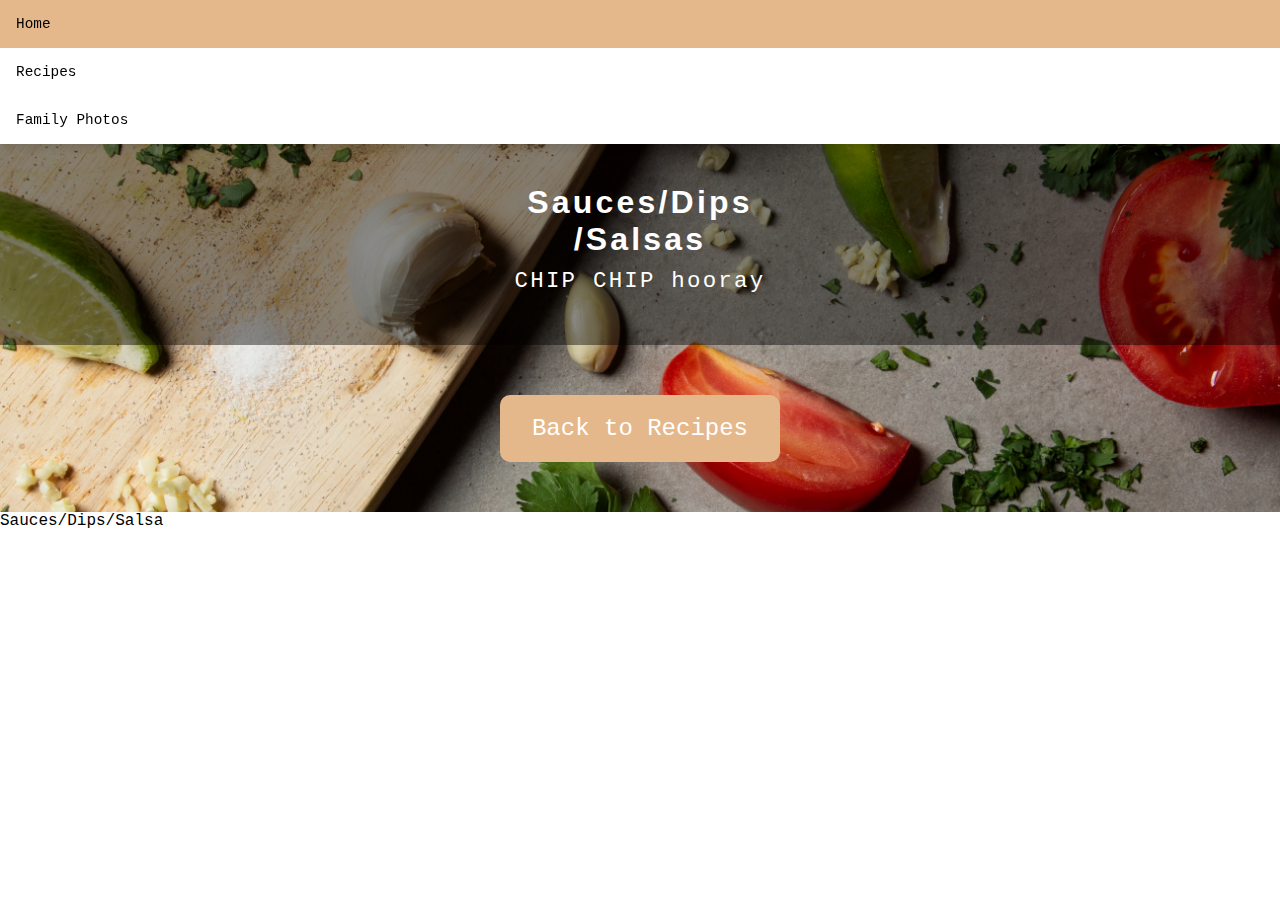
<file: html/Salsas.html>
<!DOCTYPE html>
<html lang="en-US">
<link rel="stylesheet" href="../css/stylesheet2.css"/>
<head>
</head>
<body>
<header class="salsa-header">
    <div class="dropdown">
        <button class="dropbtn">
          <img src="../images/utensils.png" alt="utensil" width="75px" height="auto">
        </button>
        <div class="dropdown-content">
          <a href="index.html">Home</a>
          <a href="recipehome.html">Recipes</a>
          <a href="familyphotos.html">Family Photos</a>
        </div>
      </div>
<h1>Sauces/Dips<br>/Salsas<br><span class="header-paragraph">CHIP CHIP hooray</span></h1>

<button class="header-button center" onclick=window.location.href="recipehome.html">Back to Recipes</button>
</header>
Sauces/Dips/Salsa
</body>
</html>
</file>
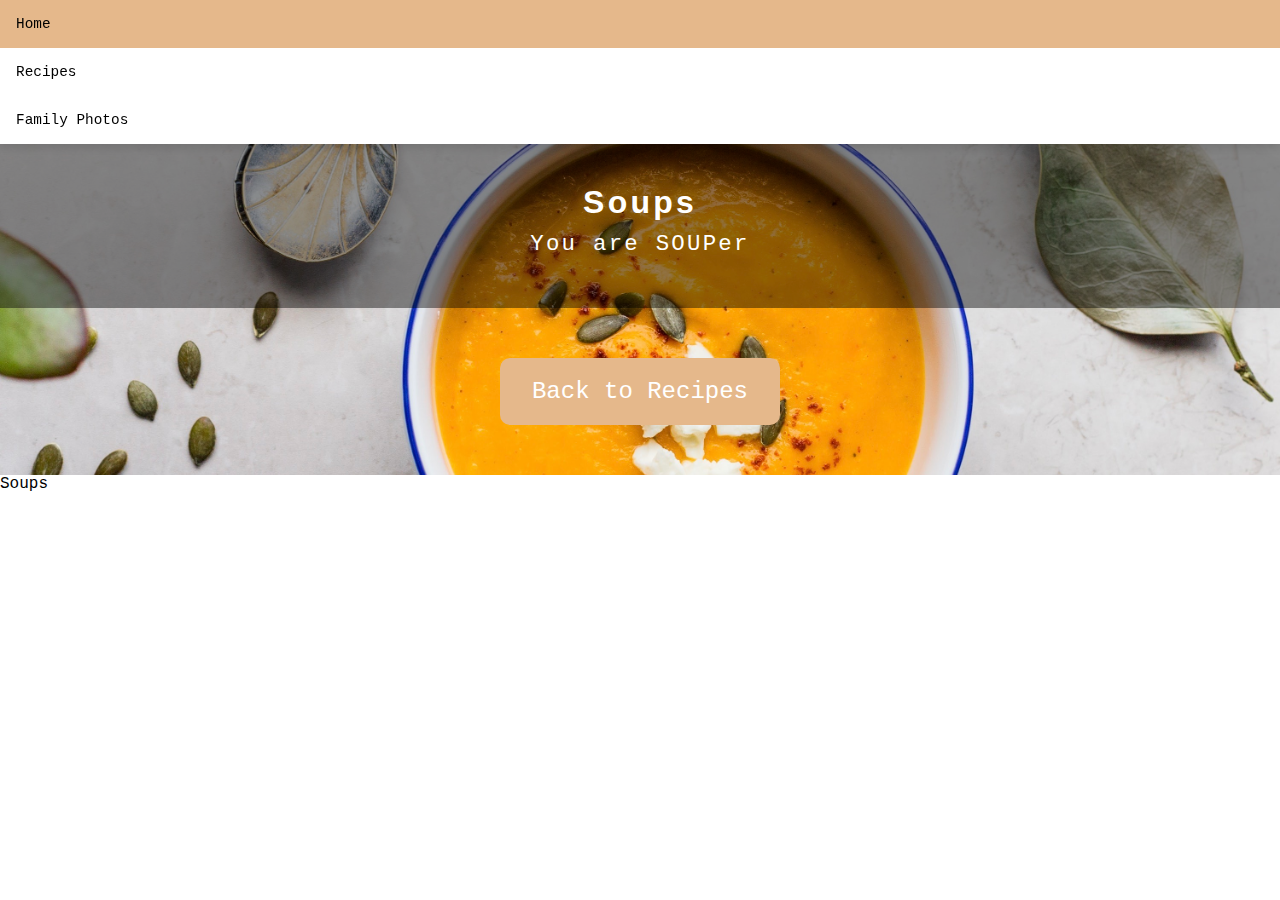
<file: html/soups.html>
<!DOCTYPE html>
<html lang="en-US">
<link rel="stylesheet" href="../css/stylesheet2.css"/>
<head>
</head>
<body>
<header class="soup-header">
    <div class="dropdown">
        <button class="dropbtn">
          <img src="../images/utensils.png" alt="utensil" width="75px" height="auto">
        </button>
        <div class="dropdown-content">
          <a href="index.html">Home</a>
          <a href="recipehome.html">Recipes</a>
          <a href="familyphotos.html">Family Photos</a>
        </div>
      </div>
<h1>Soups<br><span class="header-paragraph">You are SOUPer</span></h1>

<button class="header-button center" onclick=window.location.href="recipehome.html">Back to Recipes</button>
</header>
Soups
</body>
</html>
</file>
<file: css/mystyle.css>
* {
  font-family: "Lucida Console","Courier New", monospace;
}

html, body {
  margin:0;
  padding:0;
}





/* HEADER STUFF */
header{
  background-image: url(../images/headerbackground.jpg);
  background-size: cover;
  padding-bottom: 50px;
}
@media only screen and (min-width: 850px) {
  .main-header{
      background-image: url(../images/headerbackground.jpg);
      background-size: cover;
      padding-bottom: 50px;
    }  
}
h1 {
  background-color:rgba(0, 0, 0, 0.32);
  font-size: 2em;
  font-family: Arial, Helvetica, sans-serif;
  font-weight: normal;
  color: white;
  letter-spacing: .1em;
  text-align: center;
  margin: (0,0,0,0);
  font-weight: bolder;
  padding:50px;
  padding-left: 10px;
  padding-right: 10px;
  margin-bottom: 50px;
  margin-top: 50px;
}
.header-paragraph {
  margin: 0;
  font-size: .6em;
  color: white;
  text-align: center;
  padding-top: 30px;
  padding-bottom: 10px;
  letter-spacing: .1em;
  font-weight: lighter;
}
.header-button {
  background-color: rgb(229, 184, 139);
  border: none;
  color: white;
  padding: 20px 32px;
  text-align: center;
  text-decoration: none;
  display: flex;
  font-size: 1.2em;
  border-radius: 10px;
  margin-bottom: 0px;
}




/* BASIC PARAGRAPH AND FONT STYLES*/
.paragraph {
  margin: 1rem;
  font-size: 1rem;
  padding: 10px;
  color: rgb(114, 114, 114);
  letter-spacing: .05rem;
  line-height: 1.4rem;
  font-weight: lighter;
}
.centered-paragraph {
  margin: 0;
  font-size: .9rem;
  color: rgb(114, 114, 114);
  text-align: center;
  font-weight: lighter;
}
.bold-words {
  color: black;
  font-weight: bolder;
}
.second-paragraph {
  margin: 1rem;
  color: rgb(114, 114, 114);
  letter-spacing: .05em;
  line-height: 1.4em;
  font-weight: lighter;
  font-size: 1rem;
}
.green-font {
  color:  green;
}





/* ALIGNMENT OF CONTAINERS AND BOXES */
.center {
  margin-left: auto;
  margin-right: auto;
}
.left {
  float:left;
  padding-left: 150px;
}
.container-center {
  margin-left:auto;
  margin-right:auto;
  max-width: 650px;
  padding: 50px;
  padding-top: 10px;
}

.container-left {
  margin-left:auto;
  margin-right:auto;
  max-width: 70%;
  padding: 25px;
  padding-top: 50px;
}

@media only screen and (min-width: 850px) {
  .container-left {
    text-align: left;
    padding: 50px;
    padding-top: 100px;
    padding-bottom: 75px;
  }
}
.container-right {
  margin-left:auto;
  margin-right:auto;
  max-width: 70%;
  padding: 25px;
  padding-top: 50px;
}
@media only screen and (min-width: 850px) {
  .container-right {
    text-align: right;
    padding-top: 50px;
    padding: 50px;
  }

}
.flex-container {
  display: flex;
  background-color: transparent;
  justify-content: space-around;
  margin-left: 6rem;
  margin-right: 6rem;
  padding-bottom: 2.5rem;
  max-width: 55rem;
}
@media only screen and (min-width: 950px) {
  .flex-container {
    display: flex;
    background-color: transparent;
    justify-content: space-around;
    margin-left: auto;
    margin-right: auto;
    padding-bottom: 2.5rem;
    max-width: 55rem;
    }
  }





/* TOMATO AND GARLIC IMAGE ALIGNMENT */
.tomato-image {
  display: block;
  margin-left: auto;
  margin-right:auto;
  width: 250px;
  height: auto;
  padding-top: 0px;
}
@media only screen and (min-width: 850px) {
  .tomato-image {
    float: left;
    padding-left: 50px;
    width: 300px;
    height: auto;
  }
}
.garlic-image {
  display: block;
  margin-left: auto;
  margin-right:auto;
  width: 250px;
  height: auto;
}
@media only screen and (min-width: 850px) {
  .garlic-image {
    float: right;
    padding-right: 50px;
    width: 300px;
    height: auto;
  }
}



/* BUTTON STUFF */
.buttonstyle {
  background-color: white;
  text-decoration-color: green;
  padding: 8px 10px;
  text-align: center;
  display: inline-block;
  font-size: .8rem;
  cursor: pointer;
  height: 225px;
  width: 175px;
  box-shadow:0 0 5px;
  box-shadow: black;
  border-color: black;
  border-width: .05rem;
}
.buttontitles {
  color:black;
  font-size: 1rem;
}
.button-images {
  width: 70px;
  height: auto;
}
.footerbutton {
  background-color: rgb(229, 184, 139);
  border: none;
  color: white;
  padding: 1.3rem 2rem;
  text-align: center;
  text-decoration: none;
  display: flex;
  border-radius: .75rem;
  margin-bottom: 5rem;
  margin-top: 2.75rem;
  font-size: 1rem;
}






/* MENU STUFF */
.dropbtn {
  border: none;
  float: left;
  padding-left: 1.75rem;
  padding-top: 1.75rem;
  background-color: transparent;
}
/* The container <div> - needed to position the dropdown content */
.dropdown {
  position: relative;
  display: inline-block;
}
/* Dropdown Content (Hidden by Default) */
.dropdown-content {
  display: none;
  position: absolute;
  background-color:white;
  padding-left: 5rem;
  width: 100%;
}
/* Links inside the dropdown */
.dropdown-content a {
  color: black;
  padding: 1rem;
  text-decoration: none;
  display: block;
  font-size: .9rem;
}
/* Change color of dropdown links on hover */
.dropdown-content a:hover {background-color: rgb(229, 184, 139);}
/* Show the dropdown menu on hover */
.dropdown:hover .dropdown-content {display: block;}
/* Change the background color of the dropdown button when the dropdown content is shown */
.dropdown:hover .dropbtn {background-color: transparent;}





.familyphotos {
  display: block;
  margin-left: auto;
  margin-right:auto;
  max-width: 40rem;
  height: auto;
}
</file>
<file: css/stylesheet2.css>
html, body {
    margin:0;
    padding:0;
  }

* {
    font-family: "Lucida Console","Courier New", monospace;
  }

.header-paragraph {
    margin: 0;
    font-size: .7em;
    color: white;
    text-align: center;
    padding-top: 30px;
    padding-bottom: 10px;
    letter-spacing: .1em;
    font-weight: lighter;
  }

.main-header{
    background-image: url(../images/recipeheaderpicture.jpg);
    background-size: cover;
    padding-bottom: 75px;
  }

  @media only screen and (min-width: 850px) {
    .main-header{
        background-image: url(../images/recipeheaderpicture.jpg);
        background-size: cover;
        padding-bottom: 40px;
      }
    
  }

  h1 {
    background-color:rgba(0, 0, 0, 0.431);
    font-size: 2em;
    font-family: Arial, Helvetica, sans-serif;
    font-weight: normal;
    color: white;
    letter-spacing: .1em;
    text-align: center;
    margin: (0,0,0,0);
    font-weight: bolder;
    padding:50px;
    padding-left: 10px;
    padding-right: 10px;
    margin-bottom: 50px;
    margin-top: 50px;
  }
  
  .vertical-menu {
    width: 100%;
    font-size: 1.2em;
  }
  
  .vertical-menu a {
    background-color:white;
    display: block;
    padding-top: 15px;
    padding-bottom: 15px;
    text-decoration: none;
    text-align: center;
    color: darkgreen;
  }
  
  .vertical-menu a:hover {
    background-color: rgb(236, 236, 236);
  }

  .home-menu a {
    font-size: 1.3em;
  }

  .container-center {
    margin-left:auto;
    margin-right:auto;
    padding-top: 25px;
    text-align: center;
  }

  .header-button {
    background-color: rgb(229, 184, 139);
    border: none;
    color: white;
    padding: 20px 32px;
    text-align: center;
    text-decoration: none;
    display: flex;
    font-size: 1.5em;
    border-radius: 10px;
  }

  .center {
    margin-left: auto;
    margin-right: auto;
  }





/* MENU STUFF */


.dropbtn {
  border: none;
  float: left;
  padding-left: 1.75rem;
  padding-top: 1.75rem;
  background-color: transparent;
}

/* The container <div> - needed to position the dropdown content */
.dropdown {
  position: relative;
  display: inline-block;
}

/* Dropdown Content (Hidden by Default) */
.dropdown-content {
    display: none;
    position: fixed; /* important: fixed makes it relative to the screen */
    top: 0;
    left: 0;
    width: 100vw;
    background-color: white;
    z-index: 1000;
    box-shadow: 0 4px 8px rgba(0, 0, 0, 0.1);
}
/* Links inside the dropdown */
.dropdown-content a {
    color: black;
    padding: 1rem;
    text-decoration: none;
    display: block;
    font-size: 0.9rem;
}
/* Change color of dropdown links on hover */
.dropdown-content a:hover {background-color: rgb(229, 184, 139);}
/* Show the dropdown menu on hover */
.dropdown:hover .dropdown-content {display: block;}
/* Change the background color of the dropdown button when the dropdown content is shown */
.dropdown:hover .dropbtn {background-color: transparent;}
down:hover .dropbtn {background-color: transparent;}


.meat-header {
  background-image: url(../images/meatheader.jpg);
  background-size: cover;
  padding-bottom: 50px;
}
@media only screen and (min-width: 850px) {
.meat-header {
    background-image: url(../images/meatheader.jpg);
    background-size: cover;
    padding-bottom: 50px;
  }
}

.side-header {
  background-image: url(../images/sideheaderpic.jpg);
  background-size: cover;
  padding-bottom: 50px;
}
@media only screen and (min-width: 850px) {
.side-header {
    background-image: url(../images/sideheaderpic.jpg);
    background-size: cover;
    padding-bottom: 50px;
  }
}

.breakfast-header {
  background-image: url(../images/rachel-park-hrlvr2ZlUNk-unsplash.jpg);
  background-size: cover;
  padding-bottom: 50px;
}

@media only screen and (min-width: 850px) {
.breakfast-header {
    background-image: url(../images/rachel-park-hrlvr2ZlUNk-unsplash.jpg);
    background-size: cover;
    padding-bottom: 50px;
  }
}

.breakfast-header {
  background-image: url(../images/breakfastheader.jpg);
  background-size: cover;
  padding-bottom: 50px;
}

@media only screen and (min-width: 850px) {
.breakfast-header {
    background-image: url(../images/breakfastheader.jpg);
    background-size: cover;
    padding-bottom: 50px;
  }
}

.salad-header {
  background-image: url(../images/Saladheader\ 2.jpg);
  background-size: cover;
  padding-bottom: 50px;
}

@media only screen and (min-width: 850px) {
.salad-header {
    background-image: url(../images/Saladheader\ 2.jpg);
    background-size: cover;
    padding-bottom: 50px;
  }
}

.entree-header {
  background-image: url(../images/Entreeheader.jpg);
  background-size: cover;
  padding-bottom: 50px;
}

@media only screen and (min-width: 850px) {
.entree-header {
    background-image: url(../images/Entreeheader.jpg);
    background-size: cover;
    padding-bottom: 50px;
  }
}

.salsa-header {
  background-image: url(../images/Salsa.jpg);
  background-size: cover;
  padding-bottom: 50px;
}

@media only screen and (min-width: 850px) {
.salsa-header {
    background-image: url(../images/Salsa.jpg);
    background-size: cover;
    padding-bottom: 50px;
  }
}

.dessert-header {
  background-image: url(../images/dessertheader.jpg);
  background-size: cover;
  padding-bottom: 50px;
}

@media only screen and (min-width: 850px) {
.dessert-header {
    background-image: url(../images/dessertheader.jpg);
    background-size: cover;
    padding-bottom: 50px;
  }
}

.soup-header {
  background-image: url(../images/soup.jpg);
  background-size: cover;
  padding-bottom: 50px;
}

.salad-link-heading {
    text-align: center;
    margin-top: 40px;
}

.salad-link {
    font-family: "Lucida Console", "Courier New", monospace;
    text-decoration: none;
    color: rgb(229, 184, 139);
    font-size: 1.5rem;
    font-weight: 300;
    transition: color 0.3s ease;
}

.salad-link:hover {
    color: #9ACD32; /* Change this to any color you'd like on hover */
}

@media only screen and (min-width: 850px) {
.soup-header {
    background-image: url(../images/soup.jpg);
    background-size: cover;
    padding-bottom: 50px;
  }
}
</file>
